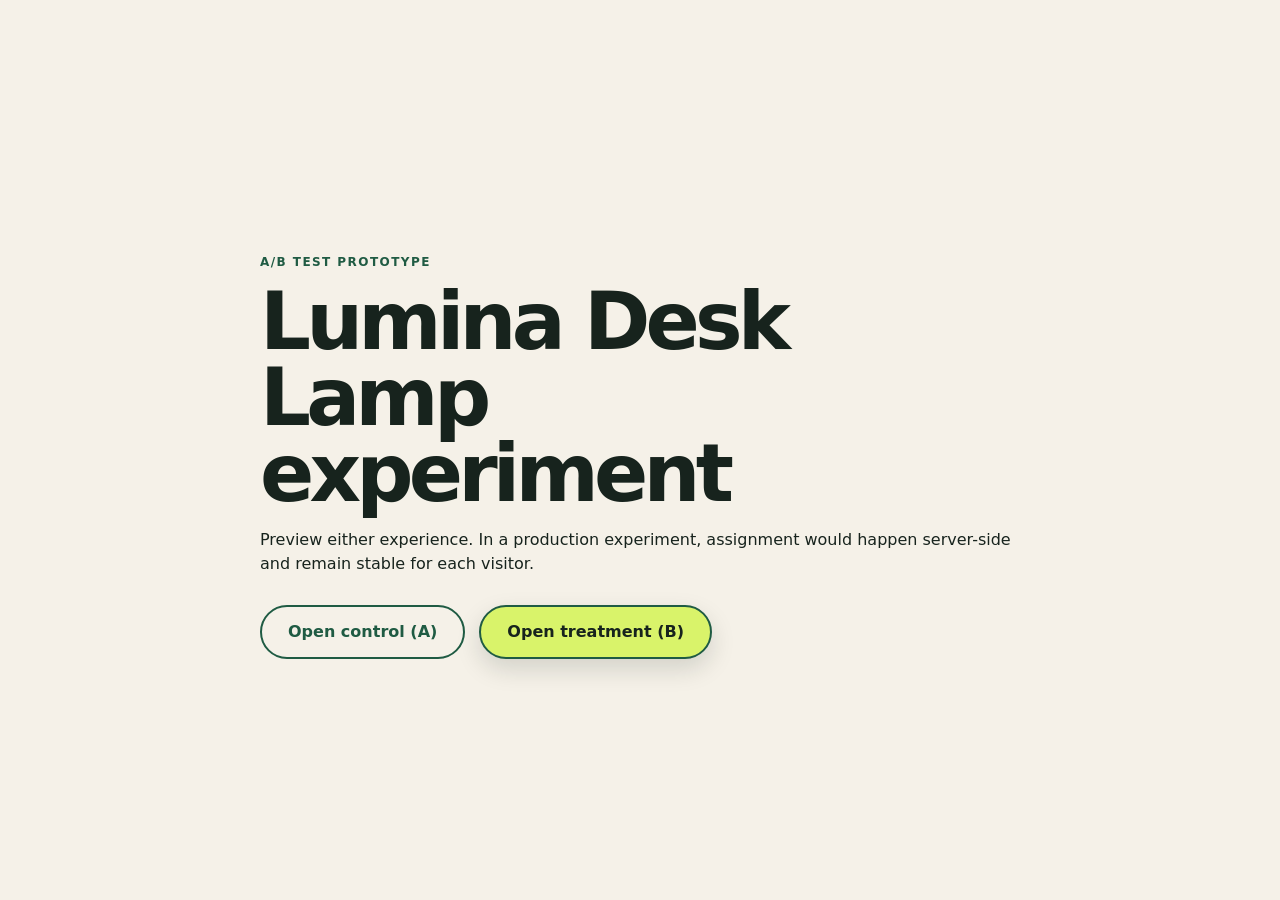
<file: index.html>
<!doctype html>
<html lang="en">
<head>
  <meta charset="utf-8">
  <meta name="viewport" content="width=device-width, initial-scale=1">
  <title>Lumina experiment preview</title>
  <link rel="stylesheet" href="src/shared/styles.css">
</head>
<body class="chooser">
  <main>
    <p class="eyebrow">A/B TEST PROTOTYPE</p>
    <h1>Lumina Desk Lamp experiment</h1>
    <p>Preview either experience. In a production experiment, assignment would happen server-side and remain stable for each visitor.</p>
    <nav class="variant-links" aria-label="Experiment variants">
      <a class="button secondary" href="src/variant-a/index.html">Open control (A)</a>
      <a class="button primary" href="src/variant-b/index.html">Open treatment (B)</a>
    </nav>
  </main>
</body>
</html>
</file>
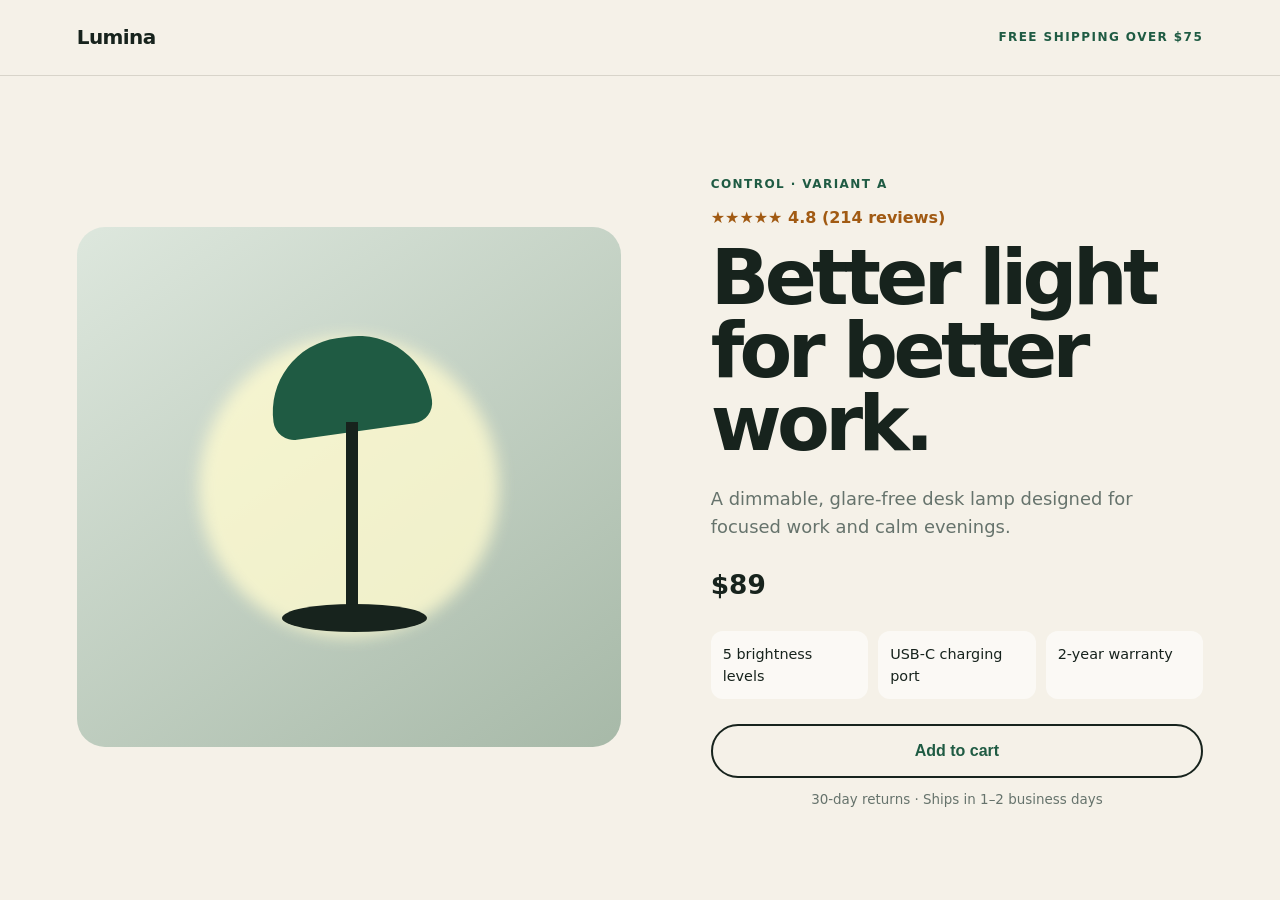
<file: src/variant-a/index.html>
<!doctype html>
<html lang="en"><head><meta charset="utf-8"><meta name="viewport" content="width=device-width, initial-scale=1"><title>Lumina — Control</title><link rel="stylesheet" href="../shared/styles.css"></head>
<body data-variant="A">
  <header class="site-header"><span class="brand">Lumina</span><span class="header-note">FREE SHIPPING OVER $75</span></header>
  <main class="product">
    <section class="product-art" aria-label="Stylized Lumina desk lamp"><div class="glow"></div><div class="lamp"><div class="shade"></div><div class="stem"></div><div class="base"></div></div></section>
    <section><p class="eyebrow">CONTROL · VARIANT A</p><p class="rating">★★★★★ 4.8 (214 reviews)</p><h1>Better light for better work.</h1><p class="lede">A dimmable, glare-free desk lamp designed for focused work and calm evenings.</p><p class="price">$89</p><ul class="benefits"><li>5 brightness levels</li><li>USB-C charging port</li><li>2-year warranty</li></ul><button class="button secondary purchase" data-purchase>Add to cart</button><p class="reassurance">30-day returns · Ships in 1–2 business days</p></section>
  </main><div class="toast" role="status">Demo event recorded locally.</div><script src="../shared/tracking.js"></script>
</body></html>
</file>
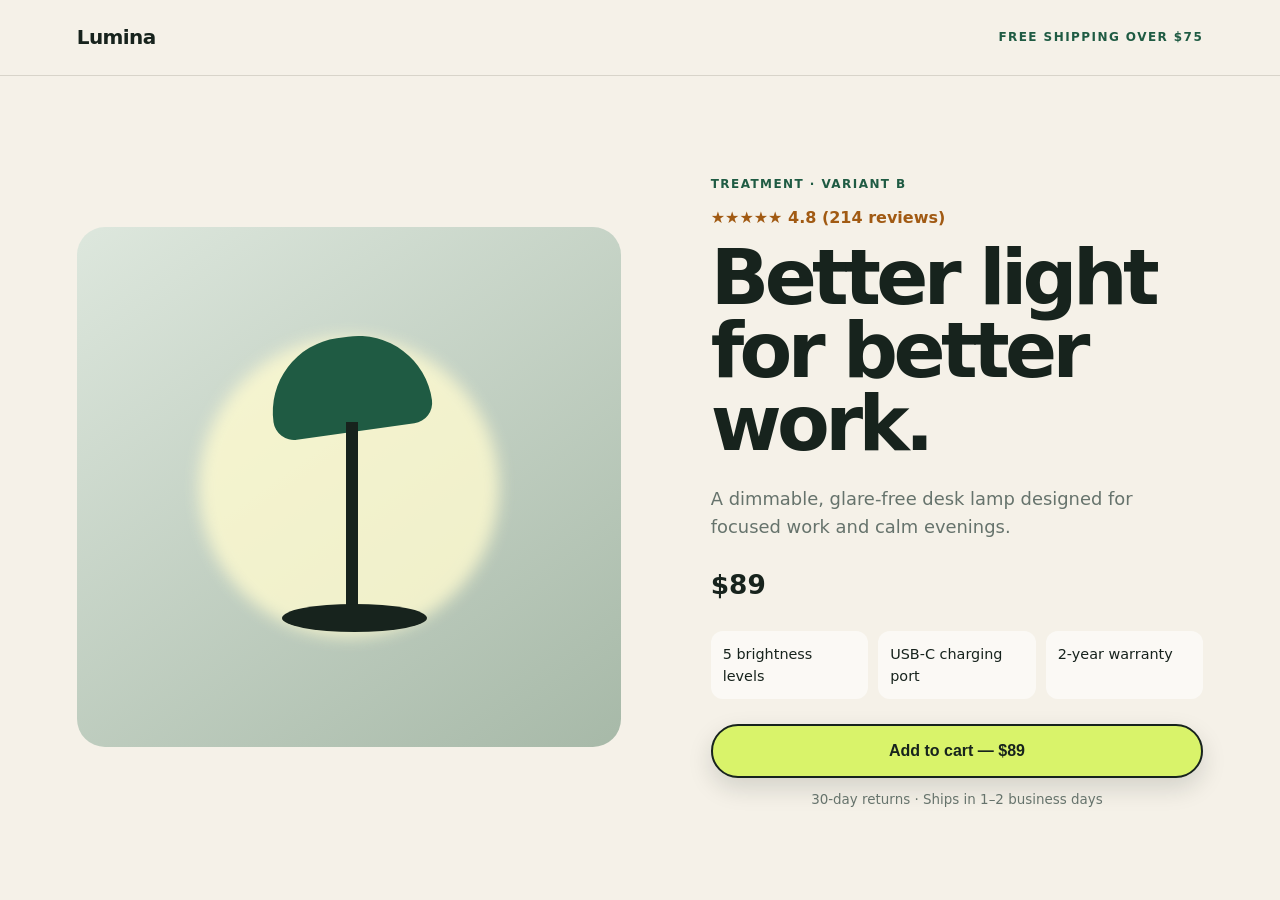
<file: src/variant-b/index.html>
<!doctype html>
<html lang="en"><head><meta charset="utf-8"><meta name="viewport" content="width=device-width, initial-scale=1"><title>Lumina — Treatment</title><link rel="stylesheet" href="../shared/styles.css"></head>
<body data-variant="B">
  <header class="site-header"><span class="brand">Lumina</span><span class="header-note">FREE SHIPPING OVER $75</span></header>
  <main class="product">
    <section class="product-art" aria-label="Stylized Lumina desk lamp"><div class="glow"></div><div class="lamp"><div class="shade"></div><div class="stem"></div><div class="base"></div></div></section>
    <section><p class="eyebrow">TREATMENT · VARIANT B</p><p class="rating">★★★★★ 4.8 (214 reviews)</p><h1>Better light for better work.</h1><p class="lede">A dimmable, glare-free desk lamp designed for focused work and calm evenings.</p><p class="price">$89</p><ul class="benefits"><li>5 brightness levels</li><li>USB-C charging port</li><li>2-year warranty</li></ul><button class="button primary purchase" data-purchase>Add to cart — $89</button><p class="reassurance">30-day returns · Ships in 1–2 business days</p></section>
  </main><div class="toast" role="status">Demo event recorded locally.</div><script src="../shared/tracking.js"></script>
</body></html>
</file>
<file: src/shared/styles.css>
:root { --ink:#17231d; --muted:#66736c; --cream:#f5f1e8; --green:#1f5b43; --lime:#d9f36a; --white:#fff; }
* { box-sizing:border-box; }
body { margin:0; color:var(--ink); background:var(--cream); font:16px/1.55 Inter, ui-sans-serif, system-ui, sans-serif; }
a { color:inherit; }
.site-header { display:flex; justify-content:space-between; align-items:center; padding:22px 6vw; border-bottom:1px solid #d8d4ca; }
.brand { font-size:1.25rem; font-weight:800; letter-spacing:-.03em; }
.header-note,.eyebrow { color:var(--green); font-size:.75rem; font-weight:800; letter-spacing:.12em; }
.product { min-height:calc(100vh - 78px); display:grid; grid-template-columns:1.05fr .95fr; gap:7vw; align-items:center; padding:6vw; }
.product-art { min-height:520px; border-radius:28px; background:linear-gradient(145deg,#dde7dd,#a7b9a8); display:grid; place-items:center; position:relative; overflow:hidden; }
.glow { position:absolute; width:300px; height:300px; border-radius:50%; background:#fffbd0; filter:blur(8px); opacity:.8; }
.lamp { position:relative; width:210px; height:340px; }
.shade { position:absolute; top:20px; left:25px; width:160px; height:95px; background:var(--green); border-radius:90px 90px 25px 25px; transform:rotate(-8deg); }
.stem { position:absolute; top:105px; left:102px; width:12px; height:185px; background:var(--ink); }
.base { position:absolute; bottom:25px; left:38px; width:145px; height:28px; background:var(--ink); border-radius:50%; }
.rating { margin:0 0 12px; color:#a15a13; font-weight:700; }
h1 { margin:0; max-width:650px; font-size:clamp(2.8rem,6vw,5.5rem); line-height:.95; letter-spacing:-.06em; }
.lede { max-width:580px; margin:24px 0; color:var(--muted); font-size:1.12rem; }
.price { margin:0 0 22px; font-size:1.65rem; font-weight:800; }
.benefits { display:grid; grid-template-columns:repeat(3,1fr); gap:10px; padding:0; margin:25px 0; list-style:none; font-size:.9rem; }
.benefits li { padding:12px; background:rgba(255,255,255,.6); border-radius:12px; }
.button { display:inline-flex; justify-content:center; align-items:center; min-height:54px; padding:0 26px; border:2px solid var(--green); border-radius:999px; font-weight:800; text-decoration:none; cursor:pointer; }
.primary { background:var(--lime); color:var(--ink); box-shadow:0 10px 24px rgba(23,35,29,.15); }
.secondary { background:transparent; color:var(--green); }
.purchase { width:100%; border-color:var(--ink); font-size:1rem; }
.reassurance { margin:12px 0 0; color:var(--muted); text-align:center; font-size:.84rem; }
.chooser { min-height:100vh; display:grid; place-items:center; padding:24px; }
.chooser main { max-width:760px; }
.chooser h1 { font-size:clamp(2.5rem,8vw,5rem); }
.variant-links { display:flex; gap:14px; flex-wrap:wrap; margin-top:28px; }
.toast { position:fixed; right:24px; bottom:24px; padding:14px 18px; color:#fff; background:var(--ink); border-radius:12px; opacity:0; transform:translateY(10px); transition:.2s; }
.toast.show { opacity:1; transform:none; }
@media(max-width:800px){ .product{grid-template-columns:1fr;padding:30px 6vw 60px}.product-art{min-height:360px}.benefits{grid-template-columns:1fr}.header-note{display:none} }
</file>
